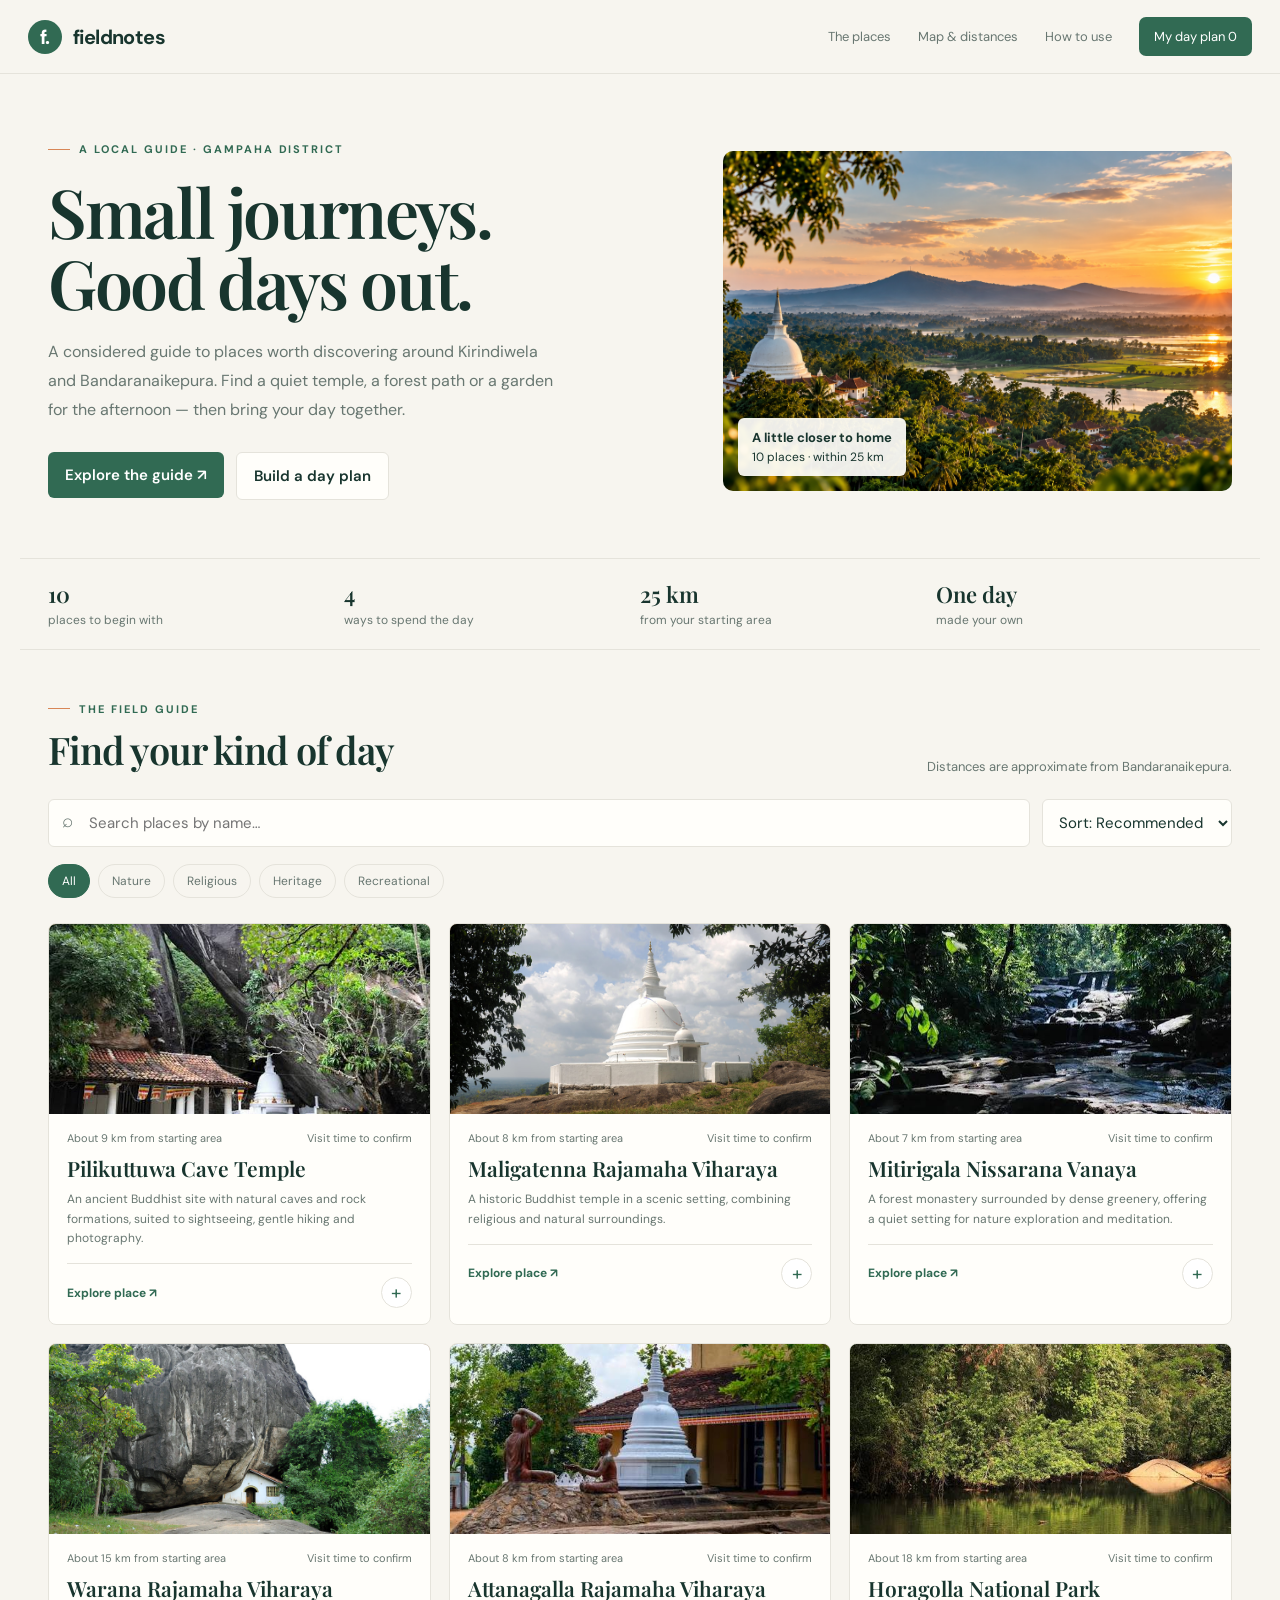
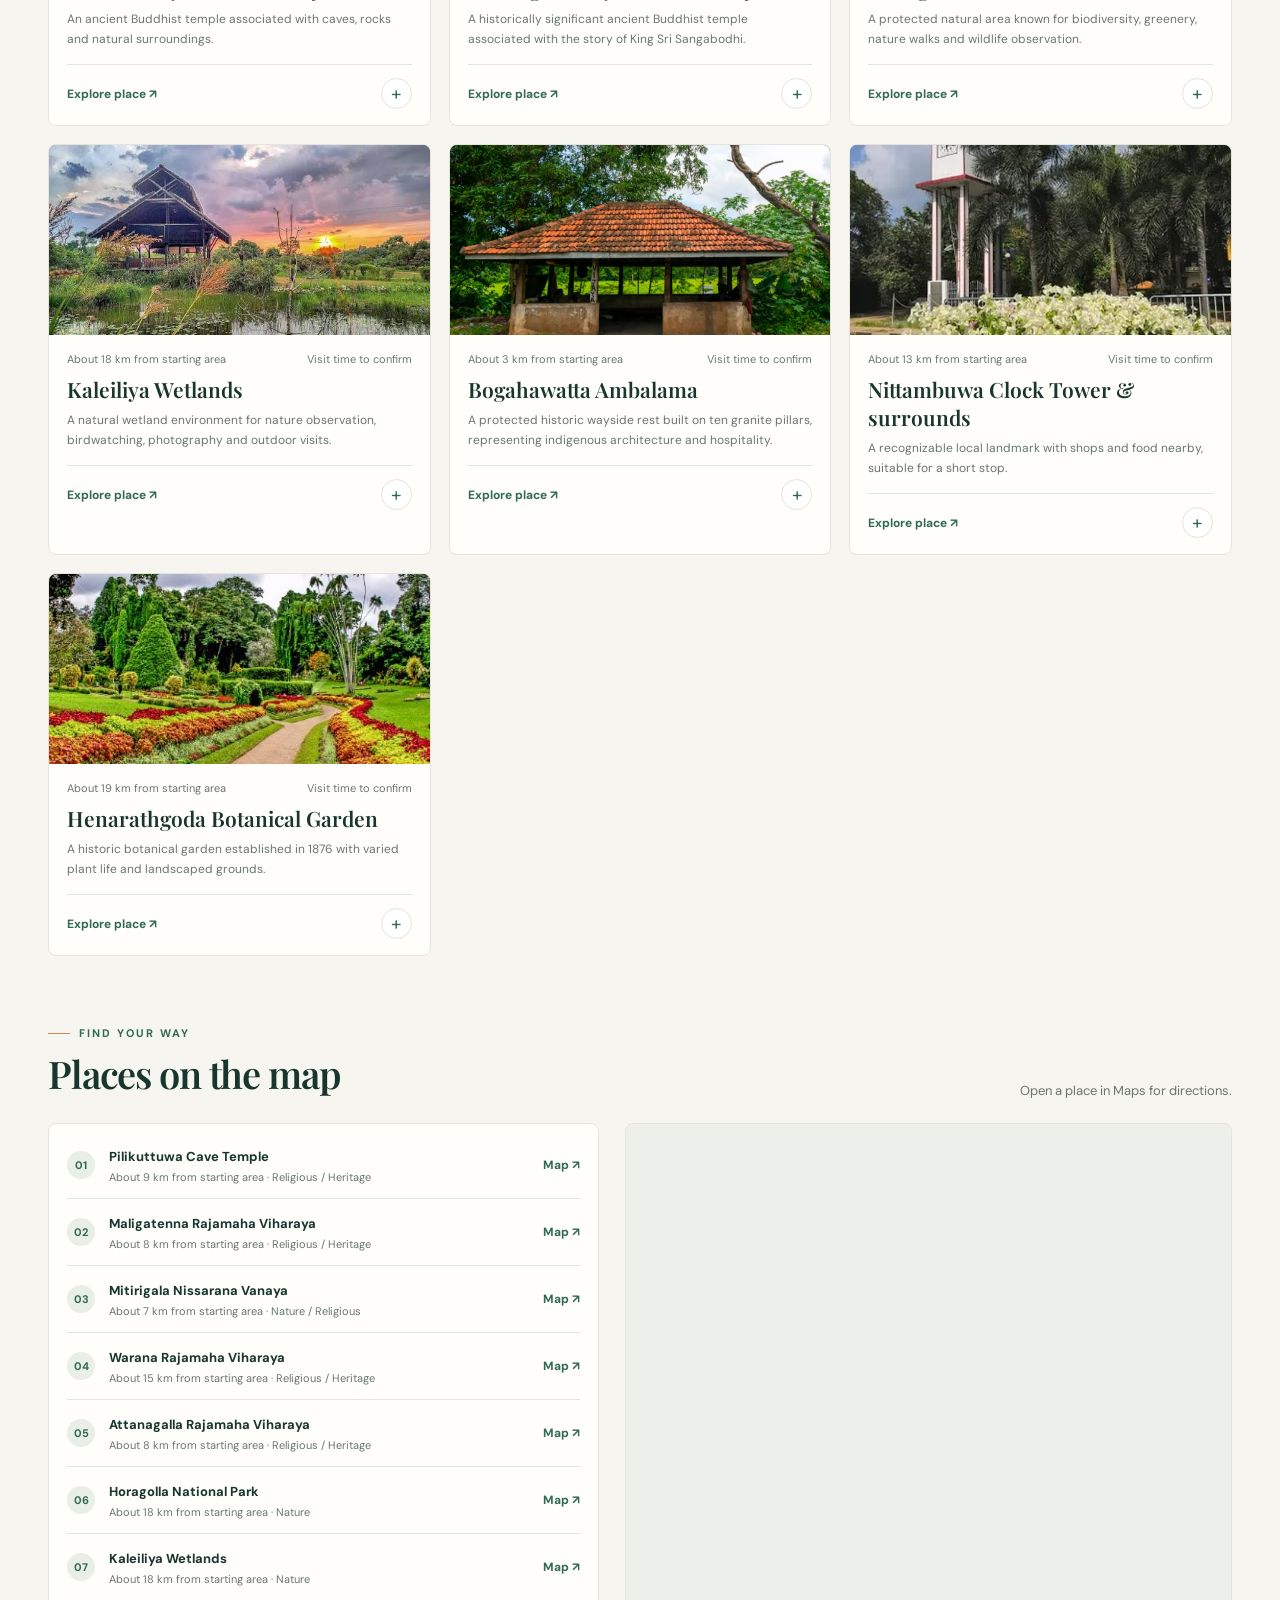
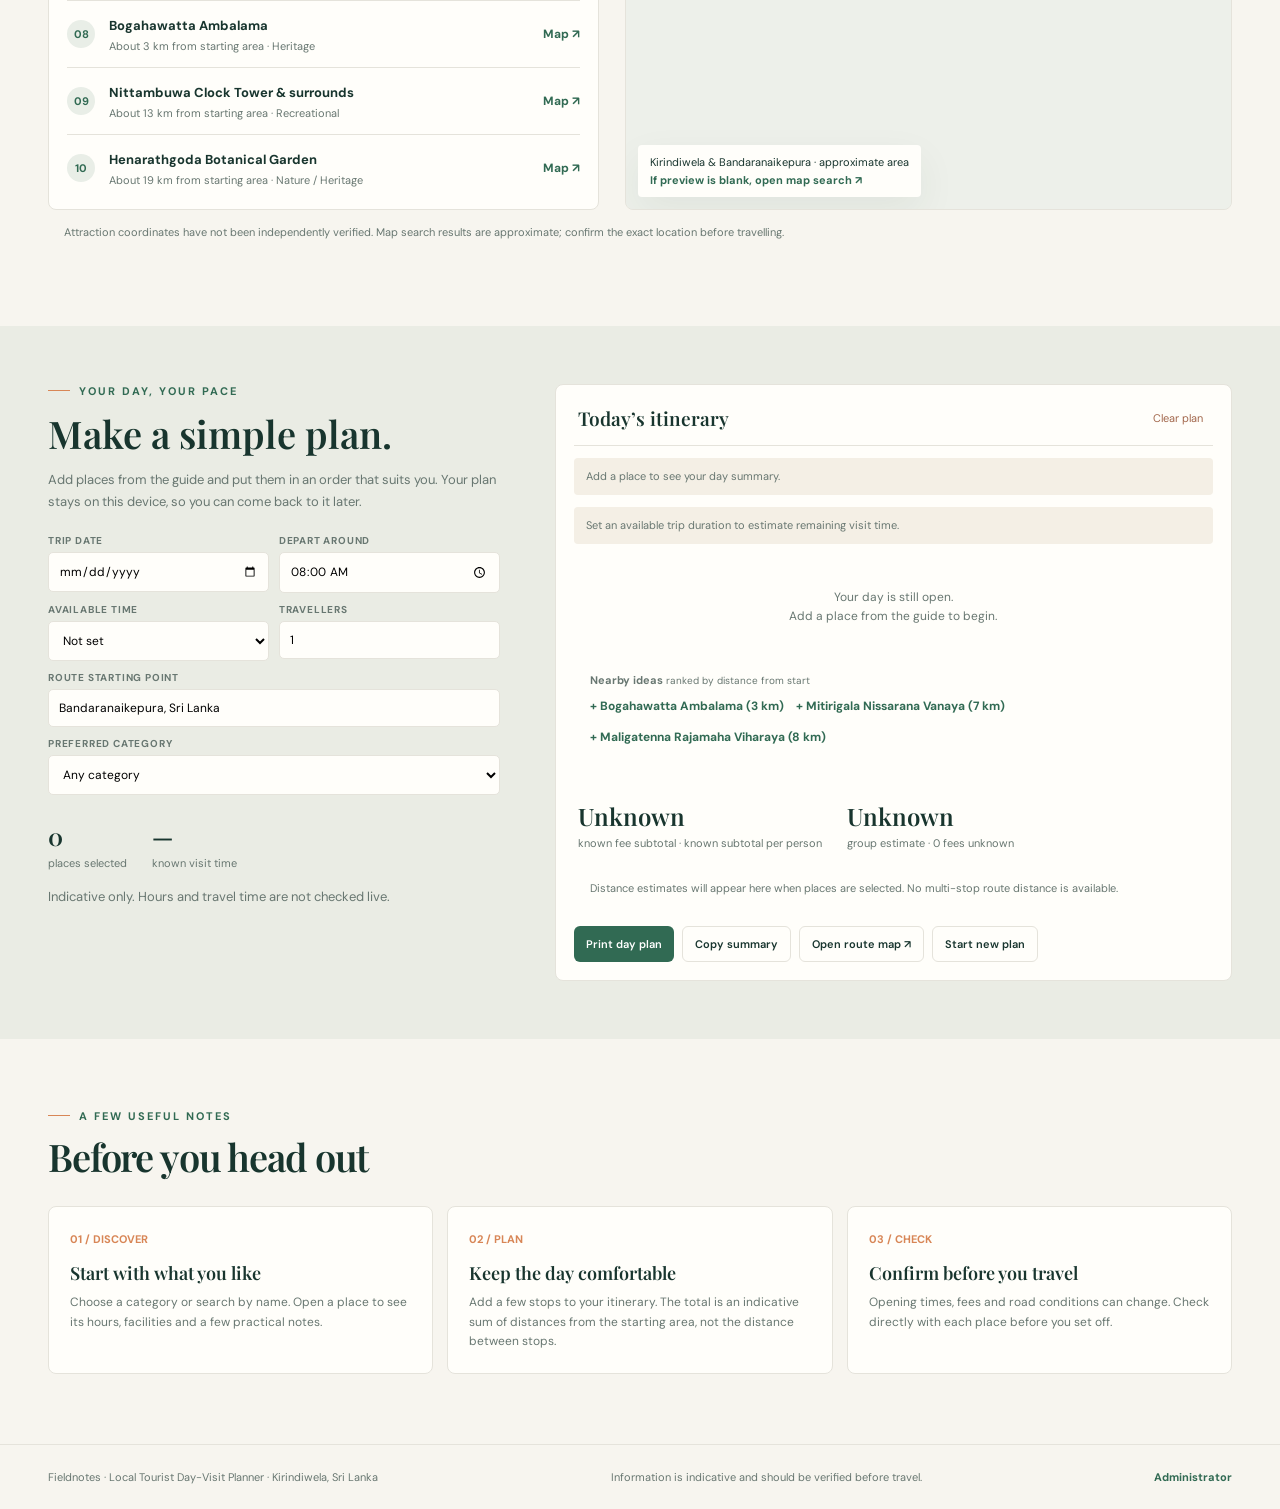
<file: index.html>
<!doctype html>
<html lang="en">

<head>
    <meta charset="utf-8">
    <meta name="viewport" content="width=device-width,initial-scale=1">
    <meta name="theme-color" content="#f7f5ef">
    <title>Fieldnotes — Local day-trip guide</title>
    <link rel="preconnect" href="https://fonts.googleapis.com">
    <link rel="preconnect" href="https://fonts.gstatic.com" crossorigin>
    <link
        href="https://fonts.googleapis.com/css2?family=DM+Sans:wght@400;500;600;700&family=Playfair+Display:wght@500;600;700&display=swap"
        rel="stylesheet">
    <link rel="stylesheet" href="styles.css">
</head>

<body>
    <header class="topbar"><a class="brand" href="#top"><span
                class="mark">f.</span> fieldnotes</a>
        <nav class="nav"><a href="#places">The places</a><a href="#map">Map & distances</a><a href="#guide">How to
                use</a><a class="plan-link" href="#planner">My day plan <span id="navCount">0</span></a></nav>
    </header>
    <main id="top">
        <section class="hero">
            <div>
                <div class="eyebrow">A local guide · Gampaha district</div>
                <h1>Small journeys.<br>Good days out.</h1>
                <p>A considered guide to places worth discovering around Kirindiwela and Bandaranaikepura. Find a quiet
                    temple, a forest path or a garden for the afternoon — then bring your day together.</p>
                <div class="hero-actions"><a href="#places"><button class="button primary">Explore the guide
                            ↗</button></a><a href="#planner"><button class="button secondary">Build a day
                            plan</button></a></div>
            </div>
            <div class="hero-image">
                <div class="scenic-art">
                    <img src="images/hero-stupa-sunset.png"
                        alt="Sri Lankan stupa and countryside at sunset">
                </div>
                <div class="photo-note"><b>A little closer to home</b>10 places · within 25 km</div>
            </div>
        </section>
        <div class="stats">
            <div class="stat"><b id="placeCount">10</b><span>places to begin with</span></div>
            <div class="stat"><b id="categoryCount">4</b><span>ways to spend the day</span></div>
            <div class="stat"><b>25 km</b><span>from your starting area</span></div>
            <div class="stat"><b>One day</b><span>made your own</span></div>
        </div>
        <section class="section" id="places">
            <div class="section-head">
                <div>
                    <div class="eyebrow">The field guide</div>
                    <h2>Find your kind of day</h2>
                </div>
                <p>Distances are approximate from Bandaranaikepura.</p>
            </div>
            <div class="toolbar"><label class="search"><span>⌕</span><input id="search"
                        placeholder="Search places by name…" aria-label="Search attractions"></label><select
                    class="sort" id="sort">
                    <option value="default">Sort: Recommended</option>
                    <option value="distance">Nearest first</option>
                    <option value="name">Name A–Z</option>
                </select></div>
            <div class="chips" id="chips"></div>
            <div class="cards" id="cards"></div>
        </section>
        <section class="section" id="map">
            <div class="section-head">
                <div>
                    <div class="eyebrow">Find your way</div>
                    <h2>Places on the map</h2>
                </div>
                <p>Open a place in Maps for directions.</p>
            </div>
            <div class="map-layout">
                <div class="map-list" id="mapList"></div>
                <div class="mapbox"><iframe id="mapFrame" title="Search map for attractions near Kirindiwela"
                        loading="lazy"
                        src="https://www.google.com/maps?q=Kirindiwela%2C%20Sri%20Lanka&output=embed"></iframe>
                    <div class="map-caption"><span id="mapCaption">Kirindiwela & Bandaranaikepura · approximate
                            area</span><br><a id="mapFallbackLink" target="_blank" rel="noopener"
                            href="https://www.google.com/maps/search/?api=1&amp;query=Kirindiwela%20Sri%20Lanka">If
                            preview is blank, open map search ↗</a></div>
                </div>
            </div>
            <p class="map-note">Attraction coordinates have not been independently verified. Map search results are
                approximate; confirm the exact location before travelling.</p>
        </section>
        <section class="planner" id="planner">
            <div class="planner-inner">
                <div class="planner-intro">
                    <div class="eyebrow">Your day, your pace</div>
                    <h2>Make a simple plan.</h2>
                    <p>Add places from the guide and put them in an order that suits you. Your plan stays on this
                        device, so you can come back to it later.</p>
                    <div class="settings">
                        <div class="field"><label for="tripDate">Trip date</label><input id="tripDate" type="date">
                        </div>
                        <div class="field"><label for="departure">Depart around</label><input id="departure" type="time"
                                value="08:00"></div>
                        <div class="field"><label for="availableHours">Available time</label><select
                                id="availableHours">
                                <option value="">Not set</option>
                                <option value="4">4 hours</option>
                                <option value="6">6 hours</option>
                                <option value="8">8 hours</option>
                                <option value="10">10 hours</option>
                            </select></div>
                        <div class="field"><label for="travelers">Travellers</label><input id="travelers" type="number"
                                min="1" max="30" value="1"></div>
                        <div class="field full"><label for="startLocation">Route starting point</label><input
                                id="startLocation" maxlength="120" value="Bandaranaikepura, Sri Lanka"></div>
                        <div class="field full-width"><label for="preferred">Preferred
                                category</label><select id="preferred">
                                <option value="All">Any category</option>
                                <option>Nature</option>
                                <option>Religious</option>
                                <option>Heritage</option>
                                <option>Recreational</option>
                            </select></div>
                    </div>
                    <div class="planner-summary">
                        <div><b id="planPlaces">0</b><span>places selected</span></div>
                        <div><b id="planVisitTime">—</b><span>known visit time</span></div>
                    </div>
                    <p class="planner-footnote">Indicative only. Hours and travel time are not checked
                        live.</p>
                </div>
                <div class="itinerary">
                    <div class="itin-head"><b>Today’s itinerary</b><button id="clearPlan">Clear plan</button></div>
                    <div class="notice" id="planAdvice">Add a place to see your day summary.</div>
                    <div class="notice" id="timeRemainder">Set an available trip duration to
                        estimate remaining visit time.</div>
                    <div id="itinItems"></div>
                    <div class="planner-summary fee-summary">
                        <div><b id="planKnownFees">LKR —</b><span>known fee subtotal · <span id="feePerPerson">per
                                    person</span></span></div>
                        <div><b id="planGroupFees">LKR —</b><span id="unknownFees">group total</span></div>
                    </div>
                    <div class="map-note" id="planDistances">Distance estimates are listed per attraction. No multi-stop
                        route distance is available.</div>
                    <div class="itin-actions"><button class="button primary" id="printPlan">Print day
                            plan</button><button class="button secondary" id="sharePlan">Copy summary</button><button
                            class="button secondary" id="openRoute">Open route map ↗</button><button
                            class="button secondary" id="newPlan">Start new plan</button></div>
                </div>
            </div>
        </section>
        <section class="section" id="guide">
            <div class="section-head">
                <div>
                    <div class="eyebrow">A few useful notes</div>
                    <h2>Before you head out</h2>
                </div>
            </div>
            <div class="guide">
                <article><span class="index">01 / DISCOVER</span>
                    <h3>Start with what you like</h3>
                    <p>Choose a category or search by name. Open a place to see its hours, facilities and a few
                        practical notes.</p>
                </article>
                <article><span class="index">02 / PLAN</span>
                    <h3>Keep the day comfortable</h3>
                    <p>Add a few stops to your itinerary. The total is an indicative sum of distances from the starting
                        area, not the distance between stops.</p>
                </article>
                <article><span class="index">03 / CHECK</span>
                    <h3>Confirm before you travel</h3>
                    <p>Opening times, fees and road conditions can change. Check directly with each place before you set
                        off.</p>
                </article>
            </div>
        </section>
    </main>
    <footer class="footer"><span>Fieldnotes · Local Tourist Day-Visit Planner · Kirindiwela, Sri
            Lanka</span><span>Information is indicative and should be verified before travel.</span><a
            class="footer-admin" href="admin/index.html" target="_blank" rel="noopener noreferrer">Administrator</a></footer>
    <div class="toast" id="toast"></div>
    <div class="modal-backdrop" id="modal">
        <div class="modal" id="modalContent"></div>
    </div>
    <script src="app.js" defer></script>
</body>

</html>
</file>
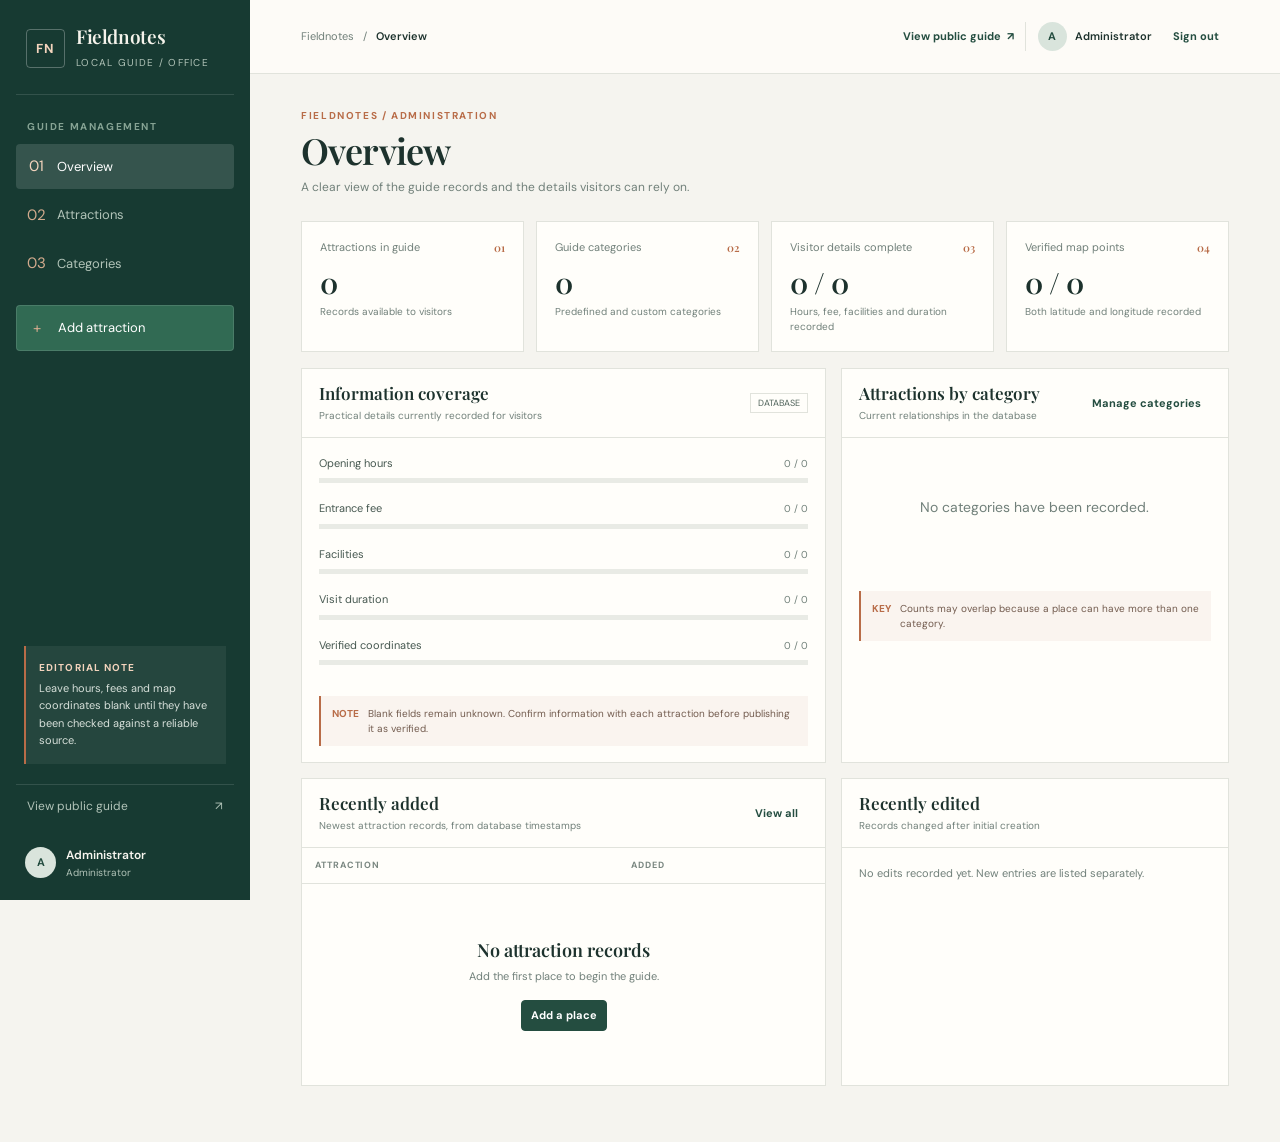
<file: admin/index.html>
<!doctype html>
<html lang="en">
<head>
  <meta charset="utf-8">
  <meta name="viewport" content="width=device-width, initial-scale=1">
  <meta name="theme-color" content="#173a32">
  <meta name="robots" content="noindex, nofollow">
  <meta name="description" content="Fieldnotes guide administration">
  <title>Fieldnotes | Administration</title>
  <link rel="preconnect" href="https://fonts.googleapis.com">
  <link rel="preconnect" href="https://fonts.gstatic.com" crossorigin>
  <link href="https://fonts.googleapis.com/css2?family=DM+Sans:wght@400;500;600;700&family=Playfair+Display:wght@500;600;700&display=swap" rel="stylesheet">
  <link rel="stylesheet" href="admin.css">
  <script src="admin.js" defer></script>
</head>
<body>
  <div id="app">
    <main class="boot-state" aria-live="polite">
      <span class="boot-mark">FN</span>
      <span class="spinner" aria-hidden="true"></span>
      <p>Checking administrator access...</p>
    </main>
  </div>
  <div id="toast" class="toast" role="status" aria-live="polite"></div>
</body>
</html>
</file>
<file: styles.css>
:root {
            --ink: #18352e;
            --muted: #687771;
            --paper: #f7f5ef;
            --white: #fffefa;
            --line: #e5e3db;
            --green: #316a53;
            --sage: #e9eee7;
            --orange: #d88656;
            --shadow: 0 14px 38px #21382c10
        }

        * {
            box-sizing: border-box
        }

        body {
            margin: 0;
            color: var(--ink);
            background: var(--paper);
            font: 15px 'DM Sans', sans-serif
        }

        button,
        input,
        select,
        textarea {
            font: inherit
        }

        button {
            cursor: pointer
        }

        .topbar {
            height: 74px;
            border-bottom: 1px solid var(--line);
            display: flex;
            align-items: center;
            justify-content: space-between;
            padding: 0 max(calc((100vw - 1240px)/2), 28px);
            background: #f7f5efed;
            position: sticky;
            top: 0;
            z-index: 5;
            backdrop-filter: blur(12px)
        }

        .brand {
            display: flex;
            gap: 11px;
            align-items: center;
            font-weight: 700;
            letter-spacing: -.03em;
            font-size: 20px
        }

        .mark {
            height: 34px;
            width: 34px;
            border-radius: 50%;
            background: var(--green);
            color: #fff;
            display: grid;
            place-items: center
        }

        .nav {
            display: flex;
            align-items: center;
            gap: 27px
        }

        .nav a {
            color: var(--muted);
            text-decoration: none;
            font-size: 13px
        }

        .nav .plan-link {
            background: var(--green);
            color: white;
            padding: 11px 15px;
            border-radius: 7px
        }

        .hero {
            max-width: 1240px;
            margin: auto;
            display: grid;
            grid-template-columns: 1fr 43%;
            gap: 58px;
            padding: 68px 28px 58px;
            align-items: center
        }

        .eyebrow {
            font-size: 11px;
            text-transform: uppercase;
            letter-spacing: .18em;
            font-weight: 700;
            color: var(--green);
            display: flex;
            align-items: center;
            gap: 9px
        }

        .eyebrow:before {
            content: '';
            width: 22px;
            height: 1px;
            background: var(--orange)
        }

        h1,
        h2,
        h3,
        p {
            margin-top: 0
        }

        h1 {
            font: 600 clamp(43px, 5.3vw, 68px)/1.05 'Playfair Display', serif;
            letter-spacing: -.035em;
            margin: 20px 0
        }

        .hero p {
            color: var(--muted);
            max-width: 520px;
            line-height: 1.8;
            font-size: 16px
        }

        .hero-actions {
            display: flex;
            gap: 12px;
            margin-top: 27px
        }

        .button {
            border: 0;
            border-radius: 6px;
            padding: 13px 17px;
            font-weight: 600
        }

        .primary {
            background: var(--green);
            color: white
        }

        .secondary {
            background: var(--white);
            border: 1px solid var(--line);
            color: var(--ink)
        }

        .hero-image {
            height: 340px;
            border-radius: 10px;
            overflow: hidden;
            position: relative;
            background: #d2d8cc
        }

        .hero-image img {
            width: 100%;
            height: 100%;
            object-fit: cover
        }

        .photo-note {
            position: absolute;
            bottom: 15px;
            left: 15px;
            background: #fffefaed;
            padding: 11px 14px;
            border-radius: 6px;
            font-size: 12px;
            box-shadow: var(--shadow)
        }

        .photo-note b {
            display: block;
            font-size: 13px;
            margin-bottom: 3px
        }

        .stats {
            max-width: 1240px;
            margin: 0 auto 52px;
            padding: 0 28px;
            display: grid;
            grid-template-columns: repeat(4, 1fr);
            border-block: 1px solid var(--line)
        }

        .stat {
            padding: 20px 10px 20px 0
        }

        .stat b {
            font: 600 22px 'Playfair Display', serif;
            display: block
        }

        .stat span {
            color: var(--muted);
            font-size: 12px
        }

        .section {
            max-width: 1240px;
            padding: 0 28px;
            margin: 0 auto 70px
        }

        .section-head {
            display: flex;
            justify-content: space-between;
            align-items: end;
            margin-bottom: 24px
        }

        .section-head h2 {
            font: 600 38px 'Playfair Display', serif;
            letter-spacing: -.03em;
            margin: 8px 0 0
        }

        .section-head p {
            margin: 0;
            color: var(--muted);
            font-size: 13px
        }

        .toolbar {
            display: flex;
            gap: 12px;
            align-items: center;
            margin-bottom: 17px
        }

        .search {
            position: relative;
            flex: 1
        }

        .search input {
            width: 100%;
            border: 1px solid var(--line);
            border-radius: 6px;
            padding: 13px 14px 13px 40px;
            background: var(--white);
            outline-color: var(--green)
        }

        .search span {
            position: absolute;
            left: 14px;
            top: 9px;
            color: var(--muted);
            font-size: 19px
        }

        .sort {
            padding: 12px;
            border: 1px solid var(--line);
            border-radius: 6px;
            background: var(--white);
            color: var(--ink)
        }

        .chips {
            display: flex;
            flex-wrap: wrap;
            gap: 8px;
            margin-bottom: 25px
        }

        .chip {
            border: 1px solid var(--line);
            background: transparent;
            border-radius: 99px;
            padding: 8px 13px;
            color: var(--muted);
            font-size: 12px
        }

        .chip.active {
            background: var(--green);
            border-color: var(--green);
            color: #fff
        }

        .cards {
            display: grid;
            grid-template-columns: repeat(3, 1fr);
            gap: 18px
        }

        .card {
            background: var(--white);
            border: 1px solid var(--line);
            border-radius: 8px;
            overflow: hidden;
            transition: transform .2s, box-shadow .2s
        }

        .card:hover {
            transform: translateY(-3px);
            box-shadow: var(--shadow)
        }

        .card-img {
            height: 190px;
            position: relative;
            background: #d6ddd2
        }

        .card-img img {
            width: 100%;
            height: 100%;
            object-fit: cover
        }

        .tag {
            position: absolute;
            top: 13px;
            left: 13px;
            background: #fffefaed;
            color: var(--green);
            font-size: 10px;
            text-transform: uppercase;
            letter-spacing: .1em;
            padding: 7px 9px;
            border-radius: 3px;
            font-weight: 700
        }

        .card-body {
            padding: 17px 18px 16px
        }

        .card-meta {
            display: flex;
            justify-content: space-between;
            color: var(--muted);
            font-size: 11px;
            margin-bottom: 9px
        }

        .card h3 {
            font: 600 21px 'Playfair Display', serif;
            margin-bottom: 8px
        }

        .card p {
            font-size: 12px;
            line-height: 1.65;
            color: var(--muted);
            min-height: 40px;
            margin-bottom: 14px
        }

        .card-foot {
            border-top: 1px solid var(--line);
            padding-top: 13px;
            display: flex;
            justify-content: space-between;
            align-items: center
        }

        .text-button {
            border: 0;
            background: none;
            color: var(--green);
            font-weight: 700;
            font-size: 12px;
            padding: 0
        }

        .add-button {
            height: 31px;
            width: 31px;
            border: 1px solid var(--line);
            border-radius: 50%;
            background: white;
            color: var(--green);
            font-size: 19px
        }

        .empty {
            padding: 45px;
            text-align: center;
            border: 1px dashed #c5cec6;
            color: var(--muted);
            border-radius: 8px;
            grid-column: 1/-1
        }

        .map-layout {
            display: grid;
            grid-template-columns: 1fr 1.1fr;
            gap: 26px
        }

        .map-list {
            background: var(--white);
            border: 1px solid var(--line);
            border-radius: 8px;
            padding: 8px 18px
        }

        .map-row {
            display: flex;
            align-items: center;
            gap: 14px;
            padding: 14px 0;
            border-bottom: 1px solid var(--line)
        }

        .map-row:last-child {
            border: 0
        }

        .num {
            width: 28px;
            height: 28px;
            border-radius: 50%;
            background: var(--sage);
            display: grid;
            place-items: center;
            font-size: 11px;
            color: var(--green);
            font-weight: 700
        }

        .map-row strong {
            font-size: 13px
        }

        .map-row small {
            display: block;
            color: var(--muted);
            font-size: 11px;
            margin-top: 4px
        }

        .map-row button {
            margin-left: auto
        }

        .mapbox {
            background: #e7ece5;
            border-radius: 8px;
            overflow: hidden;
            min-height: 360px;
            border: 1px solid var(--line);
            position: relative
        }

        .mapbox iframe {
            width: 100%;
            height: 100%;
            min-height: 360px;
            border: 0;
            filter: saturate(.8)
        }

        .map-caption {
            position: absolute;
            left: 12px;
            bottom: 12px;
            background: var(--white);
            padding: 10px 12px;
            border-radius: 4px;
            font-size: 11px;
            box-shadow: var(--shadow)
        }

        .planner {
            background: #eaece4;
            padding: 58px max(calc((100vw - 1184px)/2), 28px);
            margin-bottom: 70px
        }

        .planner-inner {
            max-width: 1184px;
            margin: auto;
            display: grid;
            grid-template-columns: .8fr 1.2fr;
            gap: 55px
        }

        .planner h2 {
            font: 600 38px 'Playfair Display', serif;
            margin: 10px 0
        }

        .planner-intro p {
            line-height: 1.7;
            color: var(--muted);
            font-size: 13px
        }

        .planner-summary {
            display: flex;
            gap: 25px;
            margin-top: 25px
        }

        .planner-summary b {
            font: 600 24px 'Playfair Display', serif;
            display: block
        }

        .planner-summary span {
            font-size: 11px;
            color: var(--muted)
        }

        .itinerary {
            background: var(--white);
            border: 1px solid var(--line);
            border-radius: 8px;
            padding: 18px
        }

        .itin-head {
            display: flex;
            justify-content: space-between;
            align-items: center;
            padding: 2px 4px 14px;
            border-bottom: 1px solid var(--line)
        }

        .itin-head b {
            font: 600 19px 'Playfair Display', serif
        }

        .itin-head button {
            background: transparent;
            border: 0;
            color: #a2674c;
            font-size: 11px
        }

        .itin-item {
            display: flex;
            align-items: center;
            gap: 13px;
            padding: 13px 4px;
            border-bottom: 1px solid var(--line)
        }

        .itin-time {
            font-size: 11px;
            color: var(--green);
            font-weight: 700;
            width: 48px
        }

        .itin-item strong {
            font-size: 13px
        }

        .itin-item small {
            display: block;
            color: var(--muted);
            font-size: 10px;
            margin-top: 3px
        }

        .itin-item button {
            border: 0;
            background: none;
            color: #9b8c80;
            font-size: 18px
        }

        .itin-empty {
            text-align: center;
            padding: 32px 12px;
            color: var(--muted);
            font-size: 12px;
            line-height: 1.6
        }

        .itin-actions {
            display: flex;
            gap: 8px;
            padding-top: 14px
        }

        .itin-actions .button {
            font-size: 11px;
            padding: 10px 12px
        }

        .guide {
            display: grid;
            grid-template-columns: repeat(3, 1fr);
            gap: 14px
        }

        .guide article {
            padding: 21px;
            background: var(--white);
            border: 1px solid var(--line);
            border-radius: 8px
        }

        .guide .index {
            font-size: 11px;
            color: var(--orange);
            font-weight: 700
        }

        .guide h3 {
            font: 600 18px 'Playfair Display', serif;
            margin: 13px 0 8px
        }

        .guide p {
            font-size: 12px;
            color: var(--muted);
            line-height: 1.65;
            margin: 0
        }

        .footer {
            border-top: 1px solid var(--line);
            padding: 25px max(calc((100vw - 1184px)/2), 28px);
            display: flex;
            justify-content: space-between;
            color: var(--muted);
            font-size: 11px
        }

        .footer-admin {
            color: var(--green);
            font-weight: 700;
            text-decoration: none
        }

        .footer-admin:hover {
            text-decoration: underline
        }

        .modal-backdrop {
            position: fixed;
            inset: 0;
            background: #14261f9c;
            z-index: 9;
            display: none;
            align-items: center;
            justify-content: center;
            padding: 20px
        }

        .modal-backdrop.open {
            display: flex
        }

        .modal {
            width: min(630px, 100%);
            max-height: 90vh;
            overflow: auto;
            background: var(--white);
            border-radius: 9px;
            padding: 27px;
            box-shadow: 0 30px 80px #0003
        }

        .modal-top {
            display: flex;
            justify-content: space-between;
            align-items: start
        }

        .modal h2 {
            font: 600 30px 'Playfair Display', serif;
            margin: 5px 0 20px
        }

        .close {
            border: 0;
            background: var(--sage);
            width: 32px;
            height: 32px;
            border-radius: 50%;
            font-size: 20px
        }

        .detail-img {
            width: 100%;
            height: 230px;
            object-fit: cover;
            border-radius: 6px;
            margin-bottom: 17px
        }

        .detail-copy {
            color: var(--muted);
            line-height: 1.75;
            font-size: 13px
        }

        .detail-grid {
            display: grid;
            grid-template-columns: 1fr 1fr;
            gap: 10px;
            margin: 18px 0
        }

        .detail-box {
            background: var(--sage);
            padding: 12px;
            border-radius: 5px
        }

        .detail-box span {
            display: block;
            color: var(--muted);
            font-size: 10px;
            text-transform: uppercase;
            letter-spacing: .08em;
            margin-bottom: 5px
        }

        .detail-box b {
            font-size: 12px
        }

        .admin-list {
            max-height: 300px;
            overflow: auto
        }

        .admin-row {
            display: flex;
            justify-content: space-between;
            align-items: center;
            padding: 10px 0;
            border-bottom: 1px solid var(--line);
            font-size: 12px
        }

        .admin-row button {
            border: 0;
            background: none;
            color: var(--green);
            font-size: 11px;
            font-weight: 700;
            margin-left: 10px
        }

        .form-grid {
            display: grid;
            grid-template-columns: 1fr 1fr;
            gap: 11px
        }

        .field {
            display: flex;
            flex-direction: column;
            gap: 5px
        }

        .field.full {
            grid-column: 1/-1
        }

        .field label {
            font-size: 10px;
            text-transform: uppercase;
            letter-spacing: .08em;
            color: var(--muted);
            font-weight: 700
        }

        .field input,
        .field select,
        .field textarea {
            border: 1px solid var(--line);
            border-radius: 5px;
            padding: 10px;
            background: #fffefa;
            outline-color: var(--green);
            font-size: 12px
        }

        .field textarea {
            min-height: 68px;
            resize: vertical
        }

        .form-error {
            color: #a3402f;
            font-size: 12px;
            margin: 10px 0
        }

        .login-note {
            background: #f4efe5;
            border-left: 3px solid var(--orange);
            padding: 12px;
            font-size: 11px;
            color: var(--muted);
            line-height: 1.6;
            margin: 15px 0
        }

        .toast {
            position: fixed;
            bottom: 22px;
            left: 50%;
            transform: translate(-50%, 20px);
            background: var(--ink);
            color: white;
            padding: 12px 18px;
            border-radius: 6px;
            font-size: 12px;
            opacity: 0;
            transition: .25s;
            z-index: 20;
            pointer-events: none
        }

        .toast.show {
            opacity: 1;
            transform: translate(-50%, 0)
        }

        @media(max-width:820px) {
            .hero {
                grid-template-columns: 1fr;
                gap: 25px;
                padding-top: 43px
            }

            .hero-image {
                height: 280px
            }

            .cards {
                grid-template-columns: repeat(2, 1fr)
            }

            .map-layout,
            .planner-inner {
                grid-template-columns: 1fr;
                gap: 20px
            }

            .nav {
                gap: 13px
            }

            .nav a:not(.plan-link) {
                display: none
            }

            .stats {
                grid-template-columns: repeat(2, 1fr)
            }
        }

        @media(max-width:540px) {
            .topbar {
                padding: 0 18px
            }

            .hero,
            .section {
                padding-left: 18px;
                padding-right: 18px
            }

            .cards {
                grid-template-columns: 1fr
            }

            .card-img {
                height: 210px
            }

            .section-head {
                align-items: start;
                gap: 12px;
                flex-direction: column
            }

            .section-head h2 {
                font-size: 32px
            }

            .toolbar {
                align-items: stretch;
                flex-direction: column
            }

            .sort {
                width: 100%
            }

            .planner {
                padding: 42px 18px
            }

            .guide {
                grid-template-columns: 1fr
            }

            .footer {
                padding: 22px 18px;
                gap: 14px;
                flex-direction: column
            }

            .detail-grid,
            .form-grid {
                grid-template-columns: 1fr
            }

            .field.full {
                grid-column: auto
            }

            .hero-actions {
                flex-wrap: wrap
            }
        }

        @media print {

            .topbar,
            .hero,
            .stats,
            #places,
            #map,
            #guide,
            .footer,
            .planner-intro,
            .itin-actions,
            .itin-head button {
                display: none !important
            }

            .planner {
                padding: 0;
                background: white;
                margin: 0
            }

            .planner-inner {
                display: block
            }

            .itinerary {
                border: 0
            }

            .itin-item {
                break-inside: avoid
            }

            .itin-item button {
                display: none
            }
        }

        /* Interaction and motion */
        :focus-visible {
            outline: 3px solid #d88656;
            outline-offset: 3px
        }

        button,
        a,
        .card,
        .chip,
        .itin-item {
            transition: background-color .18s, color .18s, border-color .18s, box-shadow .2s, transform .2s, opacity .2s
        }

        .button:hover,
        .add-button:hover {
            transform: translateY(-1px)
        }

        .card-img {
            overflow: hidden
        }

        .card-img .art {
            height: 100%;
            transition: transform .45s cubic-bezier(.2, .7, .2, 1)
        }

        .card:hover .card-img .art {
            transform: scale(1.045)
        }

        .art {
            display: grid;
            place-items: center;
            position: relative;
            overflow: hidden;
            color: #fff
        }

        .art:before,
        .art:after {
            content: '';
            position: absolute;
            border: 1px solid #ffffff42;
            border-radius: 50%;
            width: 180px;
            height: 180px;
            transform: rotate(-22deg)
        }

        .art:after {
            width: 250px;
            height: 250px;
            transform: rotate(24deg)
        }

        .art span {
            position: relative;
            z-index: 1;
            font: 500 17px 'Playfair Display', serif;
            letter-spacing: .04em
        }

        .art.nature {
            background: linear-gradient(145deg, #8da887, #315d4a)
        }

        .art.religious {
            background: linear-gradient(145deg, #caa779, #76513d)
        }

        .art.heritage {
            background: linear-gradient(145deg, #b57b5a, #654737)
        }

        .art.recreational {
            background: linear-gradient(145deg, #718f9d, #365b67)
        }

        .hero-image {
            background: #dce5d8
        }

        .scenic-art {
            height: 100%;
            display: grid;
            place-items: center;
            position: relative;
            overflow: hidden;
            color: #fff
        }

        .scenic-art img {
            width: 100%;
            height: 100%;
            object-fit: cover;
        }

        .reveal {
            opacity: 0;
            transform: translateY(14px);
            transition: opacity .55s ease, transform .55s ease
        }

        .reveal.in-view {
            opacity: 1;
            transform: none
        }

        .modal-backdrop.open .modal {
            animation: modal-in .22s ease-out
        }

        .toast.show {
            animation: toast-in .22s ease-out
        }

        @keyframes modal-in {
            from {
                opacity: .6;
                transform: translateY(9px) scale(.99)
            }

            to {
                opacity: 1;
                transform: none
            }
        }

        @keyframes toast-in {
            from {
                transform: translate(-50%, 8px)
            }

            to {
                transform: translate(-50%, 0)
            }
        }

        .drag-handle {
            cursor: grab;
            touch-action: none;
            color: #86948d
        }

        .itin-item.dragging {
            opacity: .5;
            background: var(--sage)
        }

        .itin-item.drop-target {
            box-shadow: inset 0 2px var(--orange)
        }

        .settings {
            display: grid;
            grid-template-columns: repeat(2, 1fr);
            gap: 10px;
            margin: 21px 0
        }

        .settings .field input,
        .settings .field select {
            width: 100%
        }

        .map-note {
            padding: 14px 16px;
            color: var(--muted);
            font-size: 11px;
            line-height: 1.6
        }

        .mapbox iframe {
            background: #edf0e9
        }

        .admin-tabs {
            display: flex;
            gap: 8px;
            border-bottom: 1px solid var(--line);
            margin: 14px 0
        }

        .admin-tabs button {
            border: 0;
            background: none;
            padding: 10px 6px;
            color: var(--muted);
            font-size: 12px
        }

        .admin-tabs button.active {
            color: var(--green);
            border-bottom: 2px solid var(--green);
            font-weight: 700
        }

        .stat-cards {
            display: grid;
            grid-template-columns: repeat(2, 1fr);
            gap: 9px;
            margin: 12px 0
        }

        .stat-box {
            padding: 13px;
            background: var(--sage);
            border-radius: 5px
        }

        .stat-box b {
            font: 600 21px 'Playfair Display', serif;
            display: block
        }

        .stat-box small {
            font-size: 10px;
            color: var(--muted)
        }

        .admin-row {
            transition: background .2s
        }

        .admin-row:hover {
            background: #f8f7f2
        }

        .notice {
            padding: 10px 12px;
            background: #f4efe5;
            border-radius: 4px;
            color: var(--muted);
            font-size: 11px;
            line-height: 1.55
        }

        .fatal {
            padding: 12px;
            background: #faeae6;
            color: #863626;
            border-radius: 5px;
            font-size: 12px
        }

        @media(max-width:540px) {
            .settings {
                grid-template-columns: 1fr
            }
        }

        @media(prefers-reduced-motion:reduce) {

            *,
            *::before,
            *::after {
                scroll-behavior: auto !important;
                animation-duration: .01ms !important;
                animation-iteration-count: 1 !important;
                transition-duration: .01ms !important
            }

            .reveal {
                opacity: 1;
                transform: none
            }
        }

.card-img {
            overflow: hidden
        }

        .card-img .art {
            height: 100%;
            transition: transform .45s cubic-bezier(.2, .7, .2, 1)
        }

        .card-img>img {
            position: absolute;
            inset: 0;
            width: 100%;
            height: 100%;
            object-fit: cover;
            z-index: 2
        }

        .detail-photo {
            display: block;
            width: 100%;
            height: 170px;
            object-fit: cover;
            border-radius: 6px;
            margin-bottom: 17px
        }

        .card:hover .card-img .art {
            transform: scale(1.045)
        }

        .add-button.selected {
            background: var(--green);
            border-color: var(--green);
            color: white
        }

        .card {
            animation: card-enter .28s ease-out both
        }

        .itin-item {
            animation: stop-enter .2s ease-out both
        }

        .map-caption a {
            display: inline-block;
            color: var(--green);
            font-weight: 700;
            text-decoration: none;
            margin-top: 4px
        }

        @keyframes card-enter {
            from {
                opacity: .75;
                transform: translateY(7px)
            }

            to {
                opacity: 1;
                transform: none
            }
        }

        @keyframes stop-enter {
            from {
                opacity: .65;
                transform: translateX(6px)
            }

            to {
                opacity: 1;
                transform: none
            }
        }

        .brand {
            color: inherit;
            text-decoration: none
        }

        .field.full-width {
            grid-column: 1/-1
        }

        .planner-footnote {
            font-size: 10px;
            margin-top: 14px
        }

        #planAdvice {
            margin: 12px 0
        }

        #timeRemainder {
            margin: 0 0 12px
        }

        .planner-summary.fee-summary {
            padding: 14px 4px
        }
</file>
<file: admin/admin.css>
:root {
  color-scheme: light;
  --ink: #1d322d;
  --muted: #71807a;
  --paper: #f5f4ef;
  --surface: #fffefa;
  --line: #e1e3dc;
  --green: #244d40;
  --green-2: #316a53;
  --green-soft: #e8efe9;
  --rust: #b86c48;
  --rust-soft: #f7ece6;
  --danger: #a23d35;
  --danger-soft: #f8ecea;
  --nav: #173a32;
  --nav-muted: #b1c3b8;
  --shadow: 0 16px 48px rgba(29, 50, 45, 0.08);
  font-family: "DM Sans", system-ui, sans-serif;
}
* {
  box-sizing: border-box;
}
html {
  min-width: 320px;
  background: var(--paper);
}
body {
  margin: 0;
  color: var(--ink);
  background: var(--paper);
  font:
    14px/1.5 "DM Sans",
    system-ui,
    sans-serif;
}
button,
input,
select,
textarea {
  font: inherit;
}
button,
a {
  -webkit-tap-highlight-color: transparent;
}
button {
  cursor: pointer;
}
a {
  color: inherit;
}
button:focus-visible,
a:focus-visible,
input:focus-visible,
select:focus-visible,
textarea:focus-visible {
  outline: 3px solid rgba(184, 108, 72, 0.58);
  outline-offset: 2px;
}
.visually-hidden {
  position: absolute;
  width: 1px;
  height: 1px;
  padding: 0;
  margin: -1px;
  overflow: hidden;
  clip: rect(0, 0, 0, 0);
  white-space: nowrap;
  border: 0;
}
.admin-shell {
  min-height: 100vh;
  display: grid;
  grid-template-columns: 250px minmax(0, 1fr);
}
.sidebar {
  position: sticky;
  top: 0;
  z-index: 20;
  height: 100vh;
  min-height: 620px;
  padding: 24px 16px 18px;
  display: flex;
  flex-direction: column;
  background: var(--nav);
  color: #f5f3eb;
}
.brand-lockup {
  display: flex;
  align-items: center;
  gap: 11px;
  padding: 2px 10px 24px;
  border-bottom: 1px solid rgba(255, 255, 255, 0.12);
}
.brand-monogram {
  width: 39px;
  height: 39px;
  display: grid;
  place-items: center;
  border: 1px solid rgba(255, 255, 255, 0.28);
  border-radius: 4px;
  color: #f3d4bd;
  font:
    700 13px/1 "DM Sans",
    sans-serif;
  letter-spacing: 0.08em;
}
.brand-name {
  font:
    600 19px/1.1 "Playfair Display",
    Georgia,
    serif;
  letter-spacing: -0.02em;
}
.brand-subtitle {
  display: block;
  margin-top: 5px;
  color: var(--nav-muted);
  font-size: 10px;
  letter-spacing: 0.13em;
  text-transform: uppercase;
}
.nav-caption {
  margin: 24px 11px 10px;
  color: #86a394;
  font-size: 10px;
  font-weight: 700;
  letter-spacing: 0.16em;
  text-transform: uppercase;
}
.admin-nav {
  display: grid;
  gap: 4px;
}
.nav-item {
  width: 100%;
  display: flex;
  align-items: center;
  gap: 12px;
  padding: 11px 11px;
  border: 0;
  border-radius: 4px;
  background: transparent;
  color: var(--nav-muted);
  text-align: left;
  font-size: 13px;
  transition:
    background 0.16s,
    color 0.16s;
}
.nav-item:hover {
  background: rgba(255, 255, 255, 0.08);
  color: #fff;
}
.nav-item[aria-current="page"] {
  background: rgba(255, 255, 255, 0.13);
  color: #fff;
}
.nav-symbol {
  width: 18px;
  color: #d2aa8d;
  text-align: center;
  font-size: 15px;
}
.nav-item[aria-current="page"] .nav-symbol {
  color: #f3d4bd;
}
.nav-add {
  margin-top: 19px;
  color: #fff;
  background: #316a53;
  border: 1px solid rgba(255, 255, 255, 0.12);
}
.nav-add:hover {
  background: #3b7a60;
}
.sidebar-spacer {
  flex: 1;
}
.sidebar-note {
  margin: 14px 8px 20px;
  padding: 14px 13px;
  border-left: 2px solid var(--rust);
  background: rgba(255, 255, 255, 0.06);
  color: #d7e0da;
  font-size: 11px;
  line-height: 1.6;
}
.sidebar-note strong {
  display: block;
  margin-bottom: 4px;
  color: #f3d4bd;
  font-size: 10px;
  text-transform: uppercase;
  letter-spacing: 0.11em;
}
.side-link {
  display: flex;
  justify-content: space-between;
  align-items: center;
  padding: 12px 11px;
  border-top: 1px solid rgba(255, 255, 255, 0.12);
  text-decoration: none;
  color: var(--nav-muted);
  font-size: 12px;
}
.side-link:hover {
  color: white;
}
.side-account {
  display: flex;
  align-items: center;
  gap: 10px;
  padding: 17px 9px 2px;
}
.avatar {
  width: 31px;
  height: 31px;
  display: grid;
  place-items: center;
  flex: 0 0 auto;
  border-radius: 50%;
  background: #d9e4dc;
  color: var(--green);
  font-size: 11px;
  font-weight: 700;
}
.account-name {
  overflow: hidden;
  text-overflow: ellipsis;
  white-space: nowrap;
  color: #f7f5ef;
  font-size: 12px;
  font-weight: 600;
}
.account-role {
  display: block;
  color: var(--nav-muted);
  font-size: 10px;
}
.workspace {
  min-width: 0;
}
.workspace-head {
  min-height: 74px;
  display: flex;
  align-items: center;
  justify-content: space-between;
  gap: 16px;
  padding: 13px clamp(20px, 4vw, 58px);
  border-bottom: 1px solid var(--line);
  background: rgba(255, 254, 250, 0.78);
}
.breadcrumbs {
  display: flex;
  align-items: center;
  gap: 9px;
  color: var(--muted);
  font-size: 11px;
}
.breadcrumbs strong {
  color: var(--ink);
  font-weight: 600;
}
.head-actions {
  display: flex;
  align-items: center;
  gap: 11px;
}
.head-account {
  display: flex;
  align-items: center;
  gap: 8px;
  padding-left: 12px;
  border-left: 1px solid var(--line);
}
.head-account .avatar {
  width: 29px;
  height: 29px;
}
.head-account-name {
  font-size: 11px;
  font-weight: 600;
}
.public-link {
  color: var(--green);
  text-decoration: none;
  font-size: 11px;
  font-weight: 700;
}
.public-link:hover {
  text-decoration: underline;
  text-underline-offset: 3px;
}
.workspace-content {
  width: min(100%, 1440px);
  margin: 0 auto;
  padding: 34px clamp(20px, 4vw, 58px) 56px;
}
.page-heading {
  display: flex;
  align-items: end;
  justify-content: space-between;
  gap: 18px;
  margin-bottom: 25px;
}
.page-eyebrow {
  margin-bottom: 7px;
  color: var(--rust);
  font-size: 10px;
  font-weight: 700;
  letter-spacing: 0.16em;
  text-transform: uppercase;
}
.page-heading h1 {
  margin: 0;
  font:
    600 clamp(27px, 3vw, 36px)/1.12 "Playfair Display",
    Georgia,
    serif;
  letter-spacing: -0.025em;
}
.page-heading p {
  max-width: 650px;
  margin: 8px 0 0;
  color: var(--muted);
  font-size: 12px;
}
.button {
  min-height: 39px;
  display: inline-flex;
  align-items: center;
  justify-content: center;
  gap: 8px;
  padding: 9px 14px;
  border: 1px solid var(--line);
  border-radius: 4px;
  background: var(--surface);
  color: var(--ink);
  text-decoration: none;
  font-size: 12px;
  font-weight: 700;
  transition:
    background 0.15s,
    border-color 0.15s,
    transform 0.15s;
}
.button:hover {
  border-color: #b9c4bc;
  background: #fff;
}
.button:active {
  transform: translateY(1px);
}
.button-primary {
  border-color: var(--green);
  background: var(--green);
  color: #fff;
}
.button-primary:hover {
  border-color: #316a53;
  background: #316a53;
}
.button-quiet {
  border-color: transparent;
  background: transparent;
  color: var(--green);
}
.button-quiet:hover {
  border-color: var(--line);
  background: var(--surface);
}
.button-danger {
  color: var(--danger);
}
.button-danger:hover {
  border-color: #e6c4bf;
  background: var(--danger-soft);
}
.button-small {
  min-height: 31px;
  padding: 6px 9px;
  font-size: 11px;
}
.button[disabled] {
  cursor: not-allowed;
  opacity: 0.48;
  transform: none;
}
.menu-toggle {
  display: none;
  min-width: 38px;
  min-height: 38px;
  padding: 5px;
  border: 1px solid var(--line);
  border-radius: 4px;
  background: var(--surface);
  color: var(--ink);
}
.stats-grid {
  display: grid;
  grid-template-columns: repeat(4, minmax(0, 1fr));
  gap: 12px;
  margin-bottom: 16px;
}
.stat-card {
  min-height: 116px;
  padding: 17px 18px;
  border: 1px solid var(--line);
  background: var(--surface);
}
.stat-label {
  display: flex;
  align-items: center;
  justify-content: space-between;
  color: var(--muted);
  font-size: 11px;
}
.stat-index {
  color: var(--rust);
  font:
    600 11px "Playfair Display",
    Georgia,
    serif;
}
.stat-number {
  display: block;
  margin-top: 13px;
  font:
    600 29px/0.95 "Playfair Display",
    Georgia,
    serif;
  letter-spacing: -0.02em;
}
.stat-foot {
  margin-top: 8px;
  color: var(--muted);
  font-size: 10px;
}
.overview-grid {
  display: grid;
  grid-template-columns: minmax(0, 1.15fr) minmax(300px, 0.85fr);
  gap: 15px;
  margin-top: 15px;
}
.panel {
  min-width: 0;
  border: 1px solid var(--line);
  background: var(--surface);
}
.panel-head {
  min-height: 62px;
  display: flex;
  align-items: center;
  justify-content: space-between;
  gap: 12px;
  padding: 14px 17px;
  border-bottom: 1px solid var(--line);
}
.panel-title {
  margin: 0;
  font:
    600 17px/1.2 "Playfair Display",
    Georgia,
    serif;
}
.panel-kicker {
  margin: 4px 0 0;
  color: var(--muted);
  font-size: 10px;
}
.panel-body {
  padding: 17px;
}
.coverage-list {
  display: grid;
  gap: 17px;
}
.coverage-head {
  display: flex;
  align-items: center;
  justify-content: space-between;
  gap: 10px;
  margin-bottom: 7px;
  font-size: 11px;
}
.coverage-head span:first-child {
  color: #465850;
}
.coverage-value {
  color: var(--muted);
  font-size: 10px;
  font-variant-numeric: tabular-nums;
}
.coverage-track {
  height: 5px;
  overflow: hidden;
  background: #e9ebe5;
}
.coverage-track span {
  display: block;
  height: 100%;
  background: var(--green-2);
}
.category-list {
  display: grid;
  gap: 14px;
}
.category-row {
  display: grid;
  grid-template-columns: minmax(100px, 1fr) minmax(80px, 1.4fr) 28px;
  gap: 12px;
  align-items: center;
  font-size: 11px;
}
.category-row-name {
  overflow: hidden;
  text-overflow: ellipsis;
  white-space: nowrap;
}
.category-row-count {
  color: var(--muted);
  text-align: right;
  font-variant-numeric: tabular-nums;
}
.category-bar {
  height: 5px;
  background: #e9ebe5;
}
.category-bar span {
  display: block;
  height: 100%;
  background: #c98964;
}
.panel-foot {
  display: flex;
  align-items: flex-start;
  gap: 9px;
  margin: 14px 17px 16px;
  padding: 10px 11px;
  border-left: 2px solid var(--rust);
  background: #faf4ef;
  color: #725b4e;
  font-size: 10px;
  line-height: 1.5;
}
.panel-foot .note-mark {
  flex: 0 0 auto;
  color: var(--rust);
  font-weight: 700;
}
.table-wrap {
  width: 100%;
  overflow-x: auto;
}
.data-table {
  width: 100%;
  border-collapse: collapse;
  text-align: left;
  font-size: 11px;
}
.data-table th {
  padding: 11px 13px;
  border-bottom: 1px solid var(--line);
  color: #7a8780;
  font-size: 9px;
  font-weight: 700;
  letter-spacing: 0.1em;
  text-transform: uppercase;
  white-space: nowrap;
}
.data-table td {
  padding: 12px 13px;
  border-bottom: 1px solid #ecece6;
  vertical-align: middle;
}
.data-table tbody tr:last-child td {
  border-bottom: 0;
}
.data-table tbody tr:hover {
  background: #fbfaf6;
}
.table-primary {
  display: block;
  color: var(--ink);
  font-size: 12px;
  font-weight: 700;
}
.table-secondary {
  display: block;
  max-width: 280px;
  overflow: hidden;
  margin-top: 3px;
  color: var(--muted);
  text-overflow: ellipsis;
  white-space: nowrap;
  font-size: 10px;
}
.badge {
  display: inline-flex;
  align-items: center;
  padding: 4px 7px;
  border: 1px solid var(--line);
  color: #50645b;
  font-size: 9px;
  line-height: 1.2;
}
.badge-protected {
  border-color: #ead8c7;
  background: #fbf5ee;
  color: #8d684b;
}
.badge-custom {
  border-color: #d6e4d8;
  background: #f1f7f1;
  color: #3e6d4e;
}
.status-dot {
  width: 6px;
  height: 6px;
  display: inline-block;
  margin-right: 6px;
  border-radius: 50%;
  background: #7a9b7f;
  vertical-align: 1px;
}
.row-actions {
  display: flex;
  justify-content: flex-end;
  gap: 5px;
  white-space: nowrap;
}
.actions-cell {
  text-align: right;
}
.table-muted {
  color: var(--muted);
  font-size: 10px;
}
.table-name-cell {
  min-width: 210px;
}
.table-count {
  font-variant-numeric: tabular-nums;
}
.empty-state {
  padding: 42px 18px;
  text-align: center;
  color: var(--muted);
}
.empty-state strong {
  display: block;
  margin-bottom: 6px;
  color: var(--ink);
  font:
    600 18px "Playfair Display",
    Georgia,
    serif;
}
.empty-state p {
  max-width: 410px;
  margin: 0 auto 15px;
  font-size: 11px;
}
.filter-bar {
  display: flex;
  flex-wrap: wrap;
  gap: 9px;
  align-items: center;
  margin-bottom: 13px;
}
.input-wrap {
  position: relative;
  flex: 1 1 250px;
}
.input-wrap input {
  width: 100%;
  padding-left: 34px;
}
.search-mark {
  position: absolute;
  top: 9px;
  left: 12px;
  color: #87938c;
  font-size: 9px;
  text-transform: uppercase;
  letter-spacing: 0.08em;
}
.control,
.field-control {
  width: 100%;
  min-height: 39px;
  padding: 9px 11px;
  border: 1px solid #d8ddd6;
  border-radius: 3px;
  background: var(--surface);
  color: var(--ink);
  font-size: 12px;
}
.control:focus,
.field-control:focus {
  border-color: var(--green-2);
}
.filter-select {
  flex: 0 1 190px;
}
.pagination {
  display: flex;
  align-items: center;
  justify-content: space-between;
  gap: 12px;
  margin-top: 12px;
  color: var(--muted);
  font-size: 10px;
}
.pagination-actions {
  display: flex;
  gap: 6px;
}
.form-card {
  border: 1px solid var(--line);
  background: var(--surface);
}
.form-card-head {
  padding: 18px 20px;
  border-bottom: 1px solid var(--line);
}
.form-card-head h2 {
  margin: 0;
  font:
    600 18px "Playfair Display",
    Georgia,
    serif;
}
.form-card-head p {
  margin: 5px 0 0;
  color: var(--muted);
  font-size: 11px;
}
.form-body {
  padding: 19px 20px 21px;
}
.form-section-title {
  margin: 4px 0 13px;
  color: var(--green);
  font-size: 10px;
  font-weight: 700;
  letter-spacing: 0.12em;
  text-transform: uppercase;
}
.form-grid {
  display: grid;
  grid-template-columns: repeat(2, minmax(0, 1fr));
  gap: 13px 15px;
}
.form-field {
  min-width: 0;
}
.form-field.full {
  grid-column: 1 / -1;
}
.form-field label,
.form-label {
  display: block;
  margin-bottom: 5px;
  color: #465850;
  font-size: 11px;
  font-weight: 700;
}
.required-mark {
  color: var(--rust);
}
.field-help {
  display: block;
  margin-top: 5px;
  color: var(--muted);
  font-size: 10px;
  line-height: 1.45;
}
textarea.field-control {
  min-height: 95px;
  resize: vertical;
}
textarea.field-control.tall {
  min-height: 135px;
}
.category-checks {
  display: grid;
  grid-template-columns: repeat(2, minmax(0, 1fr));
  gap: 8px;
  padding: 12px;
  border: 1px solid var(--line);
  background: #fcfbf7;
}
.check-option {
  display: flex;
  align-items: center;
  gap: 8px;
  min-height: 30px;
  color: var(--ink);
  font-size: 11px;
  font-weight: 500;
}
.check-option input {
  accent-color: var(--green-2);
}
.form-note {
  margin-top: 16px;
  padding: 11px 12px;
  border-left: 2px solid var(--rust);
  background: #faf4ef;
  color: #725b4e;
  font-size: 10px;
  line-height: 1.6;
}
.form-error {
  display: none;
  margin-top: 12px;
  padding: 10px 12px;
  border: 1px solid #ebc8c3;
  background: var(--danger-soft);
  color: var(--danger);
  font-size: 11px;
}
.form-error.visible {
  display: block;
}
.notice-line {
  margin: 0 0 14px;
  padding: 10px 12px;
  border: 1px solid #d7e5d8;
  background: #f1f7f1;
  color: #41634a;
  font-size: 11px;
}
.notice-line.error {
  border-color: #ebc8c3;
  background: var(--danger-soft);
  color: var(--danger);
}
.notice-line:empty {
  display: none;
}
.protected-note {
  color: #8a715f;
  font-size: 10px;
}
.activity-list {
  display: grid;
  gap: 17px;
  margin: 0;
  padding: 0;
  list-style: none;
}
.activity-list li {
  display: flex;
  align-items: flex-start;
  color: var(--ink);
  font-size: 11px;
}
.activity-list li .status-dot {
  margin-top: 5px;
}
.activity-list small {
  display: block;
  margin-top: 4px;
  color: var(--muted);
  font-size: 10px;
}
.activity-list .empty-activity {
  color: var(--muted);
  line-height: 1.6;
}
.toast {
  position: fixed;
  right: 22px;
  bottom: 20px;
  z-index: 50;
  max-width: min(420px, calc(100vw - 40px));
  padding: 11px 15px;
  border: 1px solid #cad8cd;
  background: #173a32;
  color: #fff;
  box-shadow: var(--shadow);
  font-size: 11px;
  opacity: 0;
  transform: translateY(9px);
  pointer-events: none;
  transition:
    opacity 0.2s,
    transform 0.2s;
}
.toast.visible {
  opacity: 1;
  transform: translateY(0);
}
.toast.error {
  border-color: #71312c;
  background: #6e302b;
}
.boot-state {
  min-height: 100vh;
  display: grid;
  place-content: center;
  justify-items: center;
  gap: 12px;
  color: var(--muted);
  text-align: center;
}
.boot-state p {
  margin: 0;
  font-size: 12px;
}
.boot-mark {
  display: grid;
  place-items: center;
  width: 43px;
  height: 43px;
  margin-bottom: 8px;
  border: 1px solid var(--line);
  color: var(--green);
  font-size: 12px;
  font-weight: 700;
  letter-spacing: 0.1em;
}
.spinner {
  width: 19px;
  height: 19px;
  border: 2px solid #dae1d9;
  border-top-color: var(--green-2);
  border-radius: 50%;
  animation: spin 0.75s linear infinite;
}
@keyframes spin {
  to {
    transform: rotate(360deg);
  }
}
.login-screen {
  min-height: 100vh;
  padding: 26px clamp(18px, 5vw, 72px);
  background: #f2f1eb;
}
.login-top {
  display: flex;
  justify-content: space-between;
  align-items: center;
  color: var(--muted);
  font-size: 11px;
}
.login-top a {
  color: var(--green);
  text-decoration: none;
  font-weight: 700;
}
.login-layout {
  width: min(1010px, 100%);
  min-height: min(610px, calc(100vh - 110px));
  display: grid;
  grid-template-columns: 0.95fr 1.05fr;
  margin: 46px auto 25px;
  border: 1px solid var(--line);
  background: var(--surface);
  box-shadow: var(--shadow);
}
.login-editorial {
  display: flex;
  flex-direction: column;
  justify-content: space-between;
  padding: clamp(25px, 5vw, 54px);
  background: var(--nav);
  color: #f5f3eb;
}
.login-editorial .brand-monogram {
  margin-bottom: 27px;
}
.login-editorial h1 {
  max-width: 390px;
  margin: 0;
  font:
    500 clamp(28px, 3.3vw, 41px)/1.13 "Playfair Display",
    Georgia,
    serif;
  letter-spacing: -0.025em;
}
.login-editorial p {
  max-width: 360px;
  margin: 18px 0 0;
  color: #c5d2c9;
  font-size: 12px;
  line-height: 1.8;
}
.login-location {
  padding-top: 17px;
  border-top: 1px solid rgba(255, 255, 255, 0.17);
  color: #d8e1d9;
  font-size: 10px;
  letter-spacing: 0.04em;
}
.login-location strong {
  display: block;
  margin-bottom: 5px;
  color: #f3d4bd;
  font-size: 9px;
  letter-spacing: 0.14em;
  text-transform: uppercase;
}
.login-card {
  display: flex;
  flex-direction: column;
  justify-content: center;
  padding: clamp(25px, 5vw, 58px);
}
.login-card h2 {
  margin: 0;
  font:
    600 26px "Playfair Display",
    Georgia,
    serif;
}
.login-card > p {
  margin: 8px 0 23px;
  color: var(--muted);
  font-size: 11px;
}
.login-field {
  margin-bottom: 14px;
}
.login-field label {
  display: block;
  margin-bottom: 6px;
  color: #465850;
  font-size: 11px;
  font-weight: 700;
}
.password-line {
  display: flex;
}
.password-line input {
  border-right: 0;
}
.password-toggle {
  min-width: 60px;
  border: 1px solid #d8ddd6;
  border-left: 0;
  border-radius: 0 3px 3px 0;
  background: #f8f7f2;
  color: var(--green);
  font-size: 10px;
  font-weight: 700;
}
.login-error {
  margin: 2px 0 11px;
  color: var(--danger);
  font-size: 11px;
}
.login-submit {
  width: 100%;
  min-height: 43px;
}
.login-server-note {
  margin-top: 15px;
  padding: 10px 11px;
  border-left: 2px solid var(--rust);
  background: #faf4ef;
  color: #725b4e;
  font-size: 10px;
  line-height: 1.55;
}
.login-server-note.is-error {
  border-color: var(--danger);
  background: var(--danger-soft);
  color: var(--danger);
}
.login-security {
  margin-top: 17px;
  color: #849087;
  font-size: 9px;
  line-height: 1.5;
}
.sidebar-scrim {
  display: none;
}
@media (max-width: 1120px) {
  .admin-shell {
    grid-template-columns: 224px minmax(0, 1fr);
  }
  .sidebar {
    padding-inline: 12px;
  }
  .stats-grid {
    grid-template-columns: repeat(2, minmax(0, 1fr));
  }
}
@media (max-width: 780px) {
  .admin-shell {
    display: block;
  }
  .sidebar {
    position: fixed;
    left: 0;
    width: min(284px, calc(100vw - 50px));
    transform: translateX(-105%);
    transition: transform 0.22s ease;
    box-shadow: var(--shadow);
  }
  body.menu-open .sidebar {
    transform: translateX(0);
  }
  .sidebar-scrim {
    position: fixed;
    inset: 0;
    z-index: 19;
    display: block;
    border: 0;
    background: rgba(18, 36, 30, 0.45);
    opacity: 0;
    visibility: hidden;
    transition:
      opacity 0.2s,
      visibility 0.2s;
  }
  body.menu-open .sidebar-scrim {
    opacity: 1;
    visibility: visible;
  }
  .menu-toggle {
    display: inline-grid;
    place-items: center;
  }
  .workspace-head {
    min-height: 63px;
    padding-inline: 16px;
  }
  .head-account {
    display: none;
  }
  .workspace-content {
    padding: 25px 16px 42px;
  }
  .overview-grid {
    grid-template-columns: 1fr;
  }
}
@media (max-width: 560px) {
  .login-screen {
    padding: 18px 14px;
  }
  .login-top {
    font-size: 10px;
  }
  .login-layout {
    display: block;
    margin-top: 25px;
  }
  .login-editorial {
    min-height: 235px;
    padding: 23px;
  }
  .login-editorial .brand-monogram {
    margin-bottom: 18px;
  }
  .login-editorial h1 {
    font-size: 29px;
  }
  .login-editorial p {
    margin-top: 10px;
  }
  .login-location {
    margin-top: 20px;
  }
  .login-card {
    padding: 25px 22px 28px;
  }
  .stats-grid {
    gap: 8px;
  }
  .stat-card {
    min-height: 104px;
    padding: 13px;
  }
  .stat-number {
    font-size: 25px;
  }
  .page-heading {
    align-items: start;
    flex-direction: column;
  }
  .page-heading > .button {
    align-self: stretch;
  }
  .filter-bar {
    align-items: stretch;
  }
  .filter-select {
    flex: 1 1 130px;
  }
  .category-checks {
    grid-template-columns: 1fr;
  }
  .form-grid {
    grid-template-columns: 1fr;
  }
  .form-field.full {
    grid-column: auto;
  }
  .form-body {
    padding: 16px;
  }
  .form-card-head {
    padding: 16px;
  }
  .pagination {
    align-items: flex-start;
    flex-direction: column;
  }
  .head-actions {
    gap: 8px;
  }
  .public-link {
    display: none;
  }
}
@media (prefers-reduced-motion: reduce) {
  *,
  *::before,
  *::after {
    scroll-behavior: auto !important;
    animation-duration: 0.01ms !important;
    transition-duration: 0.01ms !important;
  }
}
</file>
